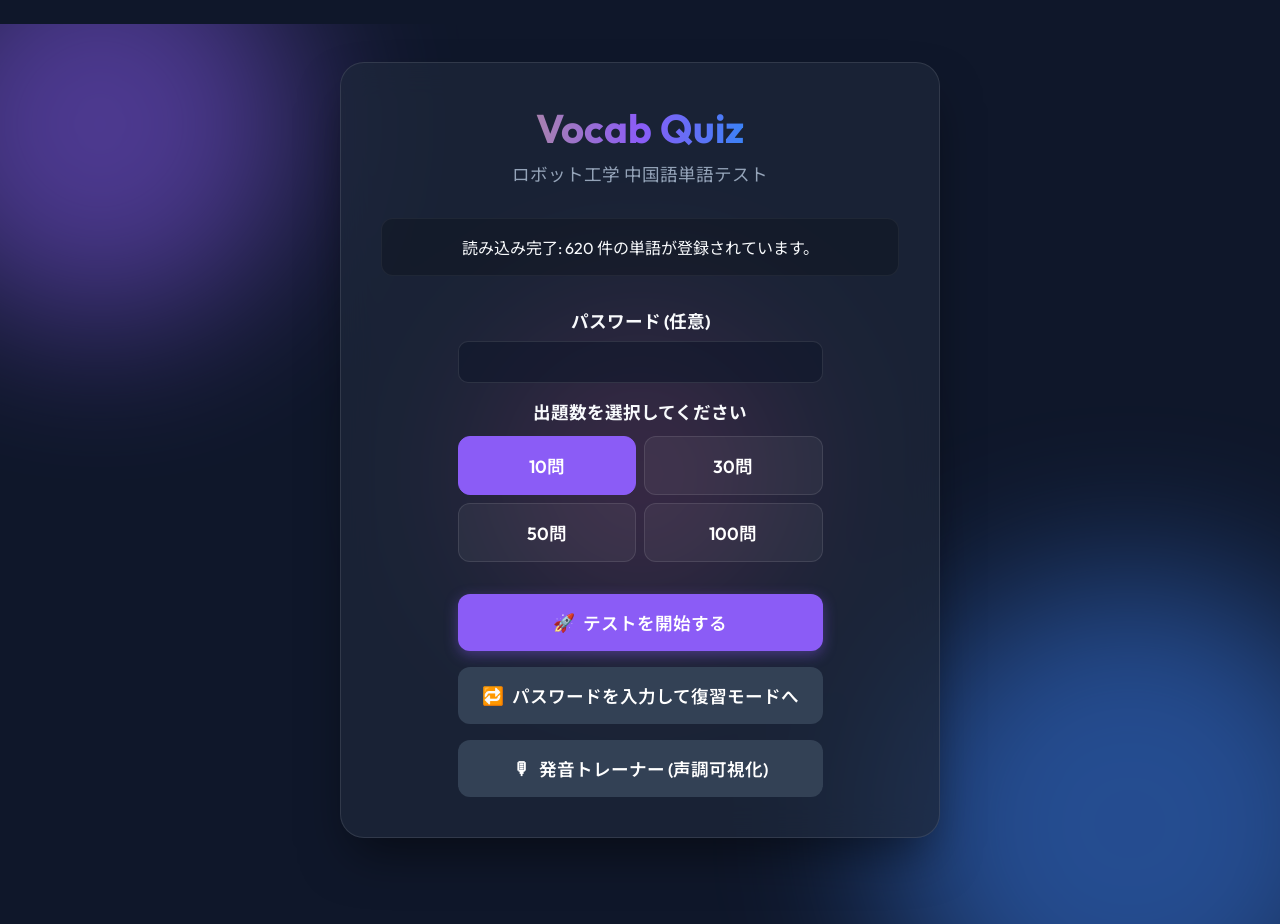
<file: docs/index.html>
<!DOCTYPE html>
<html lang="ja">
<head>
    <meta charset="UTF-8">
    <meta name="viewport" content="width=device-width, initial-scale=1.0">
    <title>Chinese Vocab Quiz</title>
    <link href="https://fonts.googleapis.com/css2?family=Outfit:wght@300;400;600;700&family=Noto+Sans+JP:wght@400;700&display=swap" rel="stylesheet">
    <link rel="stylesheet" href="style.css">
</head>
<body>
    <div class="background-orbs">
        <div class="orb orb-1"></div>
        <div class="orb orb-2"></div>
        <div class="orb orb-3"></div>
    </div>

    <div class="container glass-panel" id="main-container">
        
        <!-- Screen 1: Start Screen -->
        <div id="start-screen" class="screen active">
            <h1>Vocab Quiz</h1>
            <p class="subtitle">ロボット工学 中国語単語テスト</p>
            
            <div class="status-box">
                <p id="local-status">辞書データを読み込み中...</p>
            </div>
            
            <div id="setup-panel" class="hidden">
                <h3 style="margin-bottom: 8px; font-size: 1.1rem; text-align: center;">パスワード (任意)</h3>
                <input type="password" id="player-name" class="name-input" autocomplete="off" spellcheck="false" />

                <h3 style="margin: 16px 0 12px; font-size: 1.1rem; text-align: center;">出題数を選択してください</h3>
                <div class="choices-grid" style="grid-template-columns: 1fr 1fr; gap: 8px;">
                    <button class="choice-btn count-btn active-count" data-count="10">10問</button>
                    <button class="choice-btn count-btn" data-count="30">30問</button>
                    <button class="choice-btn count-btn" data-count="50">50問</button>
                    <button class="choice-btn count-btn" data-count="100">100問</button>
                </div>

                <div class="action-buttons margin-top">
                    <button id="btn-start" class="btn primary full-width">
                        <span class="icon">🚀</span> テストを開始する
                    </button>
                    <button id="btn-goto-review" class="btn secondary full-width">
                        <span class="icon">🔁</span> パスワードを入力して復習モードへ
                    </button>
                    <a href="pronounce.html" class="btn secondary full-width" style="display:flex;align-items:center;justify-content:center;gap:8px;text-decoration:none;">
                        <span class="icon">🎙</span> 発音トレーナー (声調可視化)
                    </a>
                </div>
            </div>
        </div>

        <!-- Screen 1b: Review Setup Screen -->
        <div id="review-screen" class="screen">
            <h1>復習モード</h1>
            <p class="subtitle">過去の履歴から出題します</p>

            <div class="status-box">
                <p id="review-status">履歴を取得しています...</p>
            </div>

            <div id="review-panel" class="hidden">
                <h3 style="margin-bottom: 12px; font-size: 1.1rem; text-align: center;">モードを選択</h3>
                <div class="choices-grid" style="grid-template-columns: 1fr 1fr; gap: 8px;">
                    <button class="choice-btn mode-btn active-count" data-mode="wrong">❌ 間違えた問題</button>
                    <button class="choice-btn mode-btn" data-mode="correct">✅ 正解した問題</button>
                </div>

                <h3 style="margin: 16px 0 12px; font-size: 1.1rem; text-align: center;">出題数を選択してください</h3>
                <div class="choices-grid" style="grid-template-columns: 1fr 1fr; gap: 8px;">
                    <button class="choice-btn review-count-btn active-count" data-count="10">10問</button>
                    <button class="choice-btn review-count-btn" data-count="30">30問</button>
                    <button class="choice-btn review-count-btn" data-count="50">50問</button>
                    <button class="choice-btn review-count-btn" data-count="100">100問</button>
                </div>

                <p id="review-pool-info" class="subtitle" style="margin-top: 16px; margin-bottom: 0; font-size: 0.95rem; text-align: center;"></p>
            </div>

            <div class="action-buttons margin-top">
                <button id="btn-review-start" class="btn primary full-width" disabled>
                    <span class="icon">🚀</span> 復習を開始する
                </button>
                <button id="btn-review-back" class="btn secondary full-width">ホームへ戻る</button>
            </div>
        </div>

        <!-- Screen 2: Quiz Screen -->
        <div id="quiz-screen" class="screen">
            <div class="quiz-header">
                <span id="question-counter">Question 1/10</span>
                <span id="score-display">Score: 0</span>
            </div>
            
            <div class="word-card">
                <h2 id="target-word">--</h2>
            </div>
            
            <div class="choices-grid" id="choices-container">
                <!-- Choices will be injected here -->
            </div>
            
            <div id="feedback-panel" class="feedback-panel hidden">
                <h3 id="feedback-title">Correct!</h3>
                <div class="feedback-details">
                    <p><strong>正解:</strong> <span id="feedback-meaning"></span></p>
                    <p><strong>ピンイン:</strong> <span id="feedback-pinyin"></span></p>
                    <p><strong>例文:</strong> <span id="feedback-context"></span></p>
                </div>
                <button id="btn-speak" class="btn speak-btn full-width">🔊 もう一度聞く</button>
                <button id="btn-next" class="btn primary full-width">Next Question</button>
            </div>
        </div>

        <!-- Screen 3: Results Screen -->
        <div id="results-screen" class="screen">
            <h1>Quiz Complete!</h1>
            <div class="score-circle">
                <span id="final-score">0</span><span class="total">/10</span>
            </div>
            <p id="result-message" class="result-message">よくできました！</p>
            
            <div id="log-status" class="log-status hidden"></div>

            <div class="action-buttons margin-top">
                <button id="btn-restart" class="btn primary">もう一度遊ぶ</button>
                <button id="btn-home" class="btn secondary">ホームへ戻る</button>
            </div>
        </div>

    </div>

    <script src="config.js"></script>
    <script src="script.js"></script>
</body>
</html>
</file>
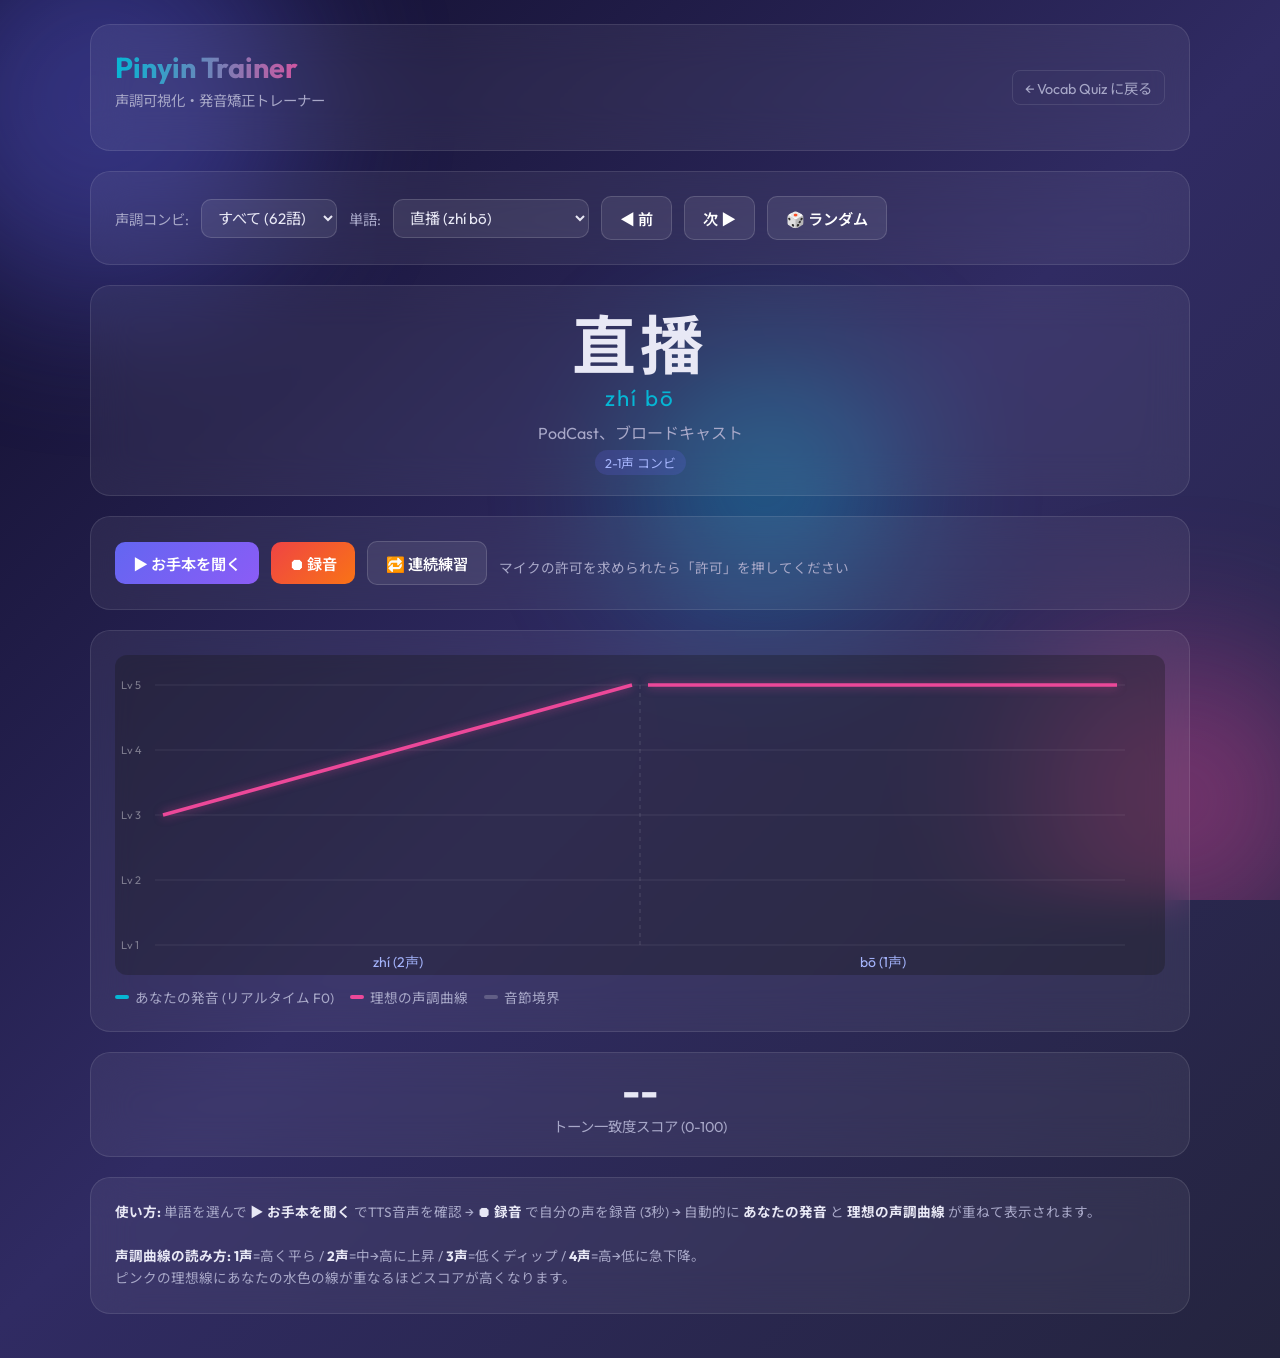
<file: docs/pronounce.html>
<!DOCTYPE html>
<html lang="ja">
<head>
<meta charset="UTF-8">
<meta name="viewport" content="width=device-width, initial-scale=1.0">
<title>Pinyin Trainer - 発音可視化</title>
<link href="https://fonts.googleapis.com/css2?family=Outfit:wght@300;400;600;700&family=Noto+Sans+JP:wght@400;700&family=Noto+Sans+SC:wght@400;700&display=swap" rel="stylesheet">
<style>
* { box-sizing: border-box; margin: 0; padding: 0; }
body {
  font-family: 'Outfit', 'Noto Sans JP', sans-serif;
  background: linear-gradient(135deg, #0f0c29 0%, #302b63 50%, #24243e 100%);
  color: #e8e8f5;
  min-height: 100vh;
  padding: 24px;
}
.background-orbs { position: fixed; inset: 0; overflow: hidden; z-index: 0; pointer-events: none; }
.orb { position: absolute; border-radius: 50%; filter: blur(80px); opacity: 0.4; }
.orb-1 { width: 400px; height: 400px; background: #6366f1; top: -100px; left: -100px; }
.orb-2 { width: 300px; height: 300px; background: #ec4899; bottom: -50px; right: -50px; }
.orb-3 { width: 250px; height: 250px; background: #06b6d4; top: 40%; left: 50%; }

.container {
  max-width: 1100px; margin: 0 auto; position: relative; z-index: 1;
}
.glass {
  background: rgba(255,255,255,0.06);
  backdrop-filter: blur(20px);
  border: 1px solid rgba(255,255,255,0.1);
  border-radius: 20px;
  padding: 24px;
  margin-bottom: 20px;
}
h1 {
  font-weight: 700; font-size: 1.8rem; margin-bottom: 4px;
  background: linear-gradient(90deg, #06b6d4, #ec4899);
  -webkit-background-clip: text; -webkit-text-fill-color: transparent;
}
.subtitle { color: #a8a8c8; font-size: 0.9rem; margin-bottom: 16px; }
.nav-bar { display: flex; justify-content: space-between; align-items: center; flex-wrap: wrap; gap: 12px; }
.nav-bar a { color: #a8a8c8; text-decoration: none; font-size: 0.9rem; padding: 6px 12px; border-radius: 8px; border: 1px solid rgba(255,255,255,0.1); }
.nav-bar a:hover { background: rgba(255,255,255,0.08); }

/* Word selector */
.controls { display: flex; flex-wrap: wrap; gap: 12px; align-items: center; }
select, button { font-family: inherit; }
select {
  background: rgba(255,255,255,0.08); color: #e8e8f5;
  border: 1px solid rgba(255,255,255,0.15); border-radius: 10px;
  padding: 8px 12px; font-size: 0.95rem; cursor: pointer;
}
select option { background: #1f1d3a; color: #e8e8f5; }
button {
  background: linear-gradient(135deg, #6366f1, #8b5cf6);
  color: white; border: none; padding: 10px 18px; border-radius: 10px;
  font-size: 0.95rem; font-weight: 600; cursor: pointer; transition: transform 0.1s;
}
button:hover:not(:disabled) { transform: translateY(-1px); }
button:disabled { opacity: 0.4; cursor: not-allowed; }
button.record { background: linear-gradient(135deg, #ef4444, #f97316); }
button.record.active { background: linear-gradient(135deg, #f97316, #ef4444); animation: pulse 1s ease-in-out infinite; }
@keyframes pulse { 0%,100% {transform: scale(1);} 50% {transform: scale(1.05);} }
button.secondary { background: rgba(255,255,255,0.08); border: 1px solid rgba(255,255,255,0.15); }

/* Word display */
.word-display { text-align: center; padding: 20px; }
.cn { font-family: 'Noto Sans SC', sans-serif; font-size: 4rem; font-weight: 700; letter-spacing: 4px; line-height: 1.1; }
.py { font-size: 1.4rem; color: #06b6d4; margin: 8px 0; letter-spacing: 2px; }
.meaning { font-size: 1rem; color: #a8a8c8; }
.combo-tag { display: inline-block; padding: 3px 10px; border-radius: 999px; background: rgba(99,102,241,0.2); color: #a5b4fc; font-size: 0.8rem; margin-top: 6px; }

/* Canvas */
.viz { position: relative; }
canvas { width: 100%; height: 320px; display: block; border-radius: 12px; background: rgba(0,0,0,0.3); }
.legend { display: flex; gap: 16px; margin-top: 12px; flex-wrap: wrap; font-size: 0.85rem; color: #a8a8c8; }
.legend-item { display: flex; align-items: center; gap: 6px; }
.legend-swatch { width: 14px; height: 4px; border-radius: 2px; }

/* Score */
.score-area { text-align: center; padding: 12px; }
.score-num { font-size: 2.5rem; font-weight: 700; }
.score-label { color: #a8a8c8; font-size: 0.9rem; }
.tone-scores { display: flex; gap: 8px; justify-content: center; margin-top: 8px; flex-wrap: wrap; }
.tone-score { padding: 4px 10px; border-radius: 8px; background: rgba(255,255,255,0.06); font-size: 0.85rem; }
.tone-score .v { font-weight: 700; }

.status { font-size: 0.85rem; color: #a8a8c8; margin-top: 8px; min-height: 1.2em; }
.help { font-size: 0.85rem; color: #a8a8c8; line-height: 1.6; }
.help b { color: #e8e8f5; }
</style>
</head>
<body>
<div class="background-orbs">
  <div class="orb orb-1"></div>
  <div class="orb orb-2"></div>
  <div class="orb orb-3"></div>
</div>

<div class="container">
  <div class="glass">
    <div class="nav-bar">
      <div>
        <h1>Pinyin Trainer</h1>
        <p class="subtitle">声調可視化・発音矯正トレーナー</p>
      </div>
      <a href="index.html">← Vocab Quiz に戻る</a>
    </div>
  </div>

  <div class="glass">
    <div class="controls">
      <label style="font-size:0.9rem; color:#a8a8c8;">声調コンビ:</label>
      <select id="combo-filter">
        <option value="ALL">すべて (62語)</option>
      </select>
      <label style="font-size:0.9rem; color:#a8a8c8;">単語:</label>
      <select id="word-select"></select>
      <button id="btn-prev" class="secondary">◀ 前</button>
      <button id="btn-next" class="secondary">次 ▶</button>
      <button id="btn-random" class="secondary">🎲 ランダム</button>
    </div>
  </div>

  <div class="glass word-display">
    <div class="cn" id="word-cn">--</div>
    <div class="py" id="word-py">--</div>
    <div class="meaning" id="word-meaning">--</div>
    <div class="combo-tag" id="word-combo">--</div>
  </div>

  <div class="glass">
    <div class="controls">
      <button id="btn-play">▶ お手本を聞く</button>
      <button id="btn-record" class="record">⏺ 録音</button>
      <button id="btn-loop" class="secondary">🔁 連続練習</button>
      <span class="status" id="status">マイクの許可を求められたら「許可」を押してください</span>
    </div>
  </div>

  <div class="glass viz">
    <canvas id="canvas" width="1000" height="320"></canvas>
    <div class="legend">
      <div class="legend-item"><span class="legend-swatch" style="background:#06b6d4"></span>あなたの発音 (リアルタイム F0)</div>
      <div class="legend-item"><span class="legend-swatch" style="background:#ec4899"></span>理想の声調曲線</div>
      <div class="legend-item"><span class="legend-swatch" style="background:rgba(255,255,255,0.2)"></span>音節境界</div>
    </div>
  </div>

  <div class="glass score-area">
    <div class="score-num" id="score">--</div>
    <div class="score-label">トーン一致度スコア (0-100)</div>
    <div class="tone-scores" id="tone-scores"></div>
  </div>

  <div class="glass">
    <p class="help">
      <b>使い方:</b> 単語を選んで <b>▶ お手本を聞く</b> でTTS音声を確認 → <b>⏺ 録音</b> で自分の声を録音 (3秒) → 自動的に <b>あなたの発音</b> と <b>理想の声調曲線</b> が重ねて表示されます。<br><br>
      <b>声調曲線の読み方:</b> <b>1声</b>=高く平ら / <b>2声</b>=中→高に上昇 / <b>3声</b>=低くディップ / <b>4声</b>=高→低に急下降。<br>
      ピンクの理想線にあなたの水色の線が重なるほどスコアが高くなります。
    </p>
  </div>
</div>

<script src="pronounce.js"></script>
</body>
</html>
</file>
<file: docs/style.css>
:root {
    --bg-color: #0f172a;
    --text-main: #f8fafc;
    --text-muted: #94a3b8;
    --primary: #8b5cf6;
    --primary-hover: #7c3aed;
    --secondary: #334155;
    --secondary-hover: #475569;
    --success: #10b981;
    --error: #ef4444;
    --glass-bg: rgba(30, 41, 59, 0.7);
    --glass-border: rgba(255, 255, 255, 0.1);
}

* {
    margin: 0;
    padding: 0;
    box-sizing: border-box;
}

body {
    font-family: 'Outfit', 'Noto Sans JP', sans-serif;
    color: var(--text-main);
    background-color: var(--bg-color);
    min-height: 100vh;
    display: flex;
    justify-content: center;
    /* Align to top so tall content (e.g. long feedback) can be scrolled to reveal the Next button.
       Short content (start screen) keeps visual balance via padding below. */
    align-items: flex-start;
    overflow-x: hidden;
    overflow-y: auto;
    padding: 24px 0;
    position: relative;
}

/* Background animated orbs */
.background-orbs {
    position: absolute;
    width: 100vw;
    height: 100vh;
    overflow: hidden;
    z-index: -1;
}

.orb {
    position: absolute;
    border-radius: 50%;
    filter: blur(80px);
    opacity: 0.5;
    animation: float 20s infinite ease-in-out alternate;
}

.orb-1 {
    width: 400px;
    height: 400px;
    background: #8b5cf6;
    top: -100px;
    left: -100px;
}

.orb-2 {
    width: 500px;
    height: 500px;
    background: #3b82f6;
    bottom: -150px;
    right: -100px;
    animation-delay: -5s;
}

.orb-3 {
    width: 300px;
    height: 300px;
    background: #ec4899;
    top: 50%;
    left: 50%;
    transform: translate(-50%, -50%);
    animation-delay: -10s;
}

@keyframes float {
    0% { transform: translate(0, 0) scale(1); }
    100% { transform: translate(50px, 50px) scale(1.1); }
}

/* Glassmorphism Container */
.glass-panel {
    background: var(--glass-bg);
    backdrop-filter: blur(16px);
    -webkit-backdrop-filter: blur(16px);
    border: 1px solid var(--glass-border);
    border-radius: 24px;
    padding: 40px;
    width: 90%;
    max-width: 600px;
    box-shadow: 0 25px 50px -12px rgba(0, 0, 0, 0.5);
    position: relative;
    /* Do NOT clip content vertically — long feedback text needs to be reachable via page scroll. */
    overflow: visible;
    min-height: 400px;
    margin: auto 0;
}

/* Screens */
.screen {
    display: none;
    flex-direction: column;
    align-items: center;
    justify-content: center;
    width: 100%;
    animation: fadeIn 0.4s ease-out forwards;
}

.screen.active {
    display: flex;
}

@keyframes fadeIn {
    from { opacity: 0; transform: translateY(10px); }
    to { opacity: 1; transform: translateY(0); }
}

/* Typography */
h1 {
    font-size: 2.5rem;
    font-weight: 700;
    margin-bottom: 8px;
    background: linear-gradient(to right, #a881af, #8b5cf6, #3b82f6);
    background-clip: text;
    -webkit-background-clip: text;
    -webkit-text-fill-color: transparent;
    text-align: center;
}

h2 {
    font-size: 2rem;
    font-weight: 600;
    margin-bottom: 16px;
    text-align: center;
}

.subtitle {
    font-size: 1.1rem;
    color: var(--text-muted);
    margin-bottom: 32px;
}

/* Specific UI Elements */
.status-box {
    background: rgba(0, 0, 0, 0.2);
    border-radius: 12px;
    padding: 16px 24px;
    margin-bottom: 32px;
    width: 100%;
    text-align: center;
    border: 1px solid rgba(255,255,255,0.05);
}

.action-buttons {
    display: flex;
    flex-direction: column;
    gap: 16px;
    width: 100%;
}

.margin-top {
    margin-top: 32px;
}

.btn {
    padding: 16px 24px;
    border-radius: 12px;
    border: none;
    font-size: 1.1rem;
    font-weight: 600;
    cursor: pointer;
    transition: all 0.2s ease;
    display: flex;
    align-items: center;
    justify-content: center;
    gap: 8px;
    font-family: inherit;
    color: white;
}

.btn:disabled {
    opacity: 0.5;
    cursor: not-allowed;
    transform: none !important;
}

.btn.primary {
    background: var(--primary);
    box-shadow: 0 4px 14px 0 rgba(139, 92, 246, 0.39);
}

.btn.primary:not(:disabled):hover {
    background: var(--primary-hover);
    transform: translateY(-2px);
}

.btn.secondary {
    background: var(--secondary);
}

.btn.secondary:not(:disabled):hover {
    background: var(--secondary-hover);
    transform: translateY(-2px);
}

.full-width {
    width: 100%;
}

/* Spinner */
.spinner {
    width: 48px;
    height: 48px;
    border: 4px solid rgba(255,255,255,0.1);
    border-top-color: var(--primary);
    border-radius: 50%;
    animation: spin 1s infinite linear;
    margin-bottom: 24px;
}

@keyframes spin {
    100% { transform: rotate(360deg); }
}

/* Quiz UI */
.quiz-header {
    display: flex;
    justify-content: space-between;
    width: 100%;
    margin-bottom: 24px;
    color: var(--text-muted);
    font-weight: 600;
}

.word-card {
    background: rgba(255,255,255,0.03);
    border: 1px solid rgba(255,255,255,0.05);
    border-radius: 16px;
    padding: 32px;
    margin-bottom: 24px;
    width: 100%;
    text-align: center;
}

.word-card h2 {
    font-size: 3.5rem;
    margin: 0;
    font-weight: 700;
    letter-spacing: 2px;
}

.choices-grid {
    display: grid;
    grid-template-columns: 1fr;
    gap: 12px;
    width: 100%;
}

.choice-btn {
    background: rgba(255,255,255,0.05);
    border: 1px solid rgba(255,255,255,0.1);
    border-radius: 12px;
    padding: 16px;
    font-size: 1.1rem;
    color: white;
    cursor: pointer;
    transition: all 0.2s ease;
    text-align: left;
    font-family: inherit;
}

.choice-btn:hover:not(:disabled) {
    background: rgba(255,255,255,0.1);
    transform: translateX(4px);
}

.choice-btn.correct {
    background: rgba(16, 185, 129, 0.2);
    border-color: var(--success);
    color: var(--success);
}

.choice-btn.incorrect {
    background: rgba(239, 68, 68, 0.2);
    border-color: var(--error);
    color: var(--error);
}

.choice-btn:disabled {
    cursor: default;
}

.count-btn {
    text-align: center;
    font-weight: 600;
}

.count-btn.active-count,
.mode-btn.active-count,
.review-count-btn.active-count {
    background: var(--primary);
    border-color: var(--primary);
    color: white;
}

.mode-btn,
.review-count-btn {
    text-align: center;
    font-weight: 600;
}

/* Feedback panel */
.feedback-panel {
    margin-top: 24px;
    padding: 20px;
    border-radius: 12px;
    width: 100%;
    animation: fadeIn 0.3s forwards;
}

.feedback-panel.correct-bg {
    background: rgba(16, 185, 129, 0.1);
    border: 1px solid rgba(16, 185, 129, 0.2);
}

.feedback-panel.incorrect-bg {
    background: rgba(239, 68, 68, 0.1);
    border: 1px solid rgba(239, 68, 68, 0.2);
}

.feedback-panel h3 {
    margin-bottom: 12px;
    font-size: 1.4rem;
}

.correct-bg h3 { color: var(--success); }
.incorrect-bg h3 { color: var(--error); }

.feedback-details p {
    margin-bottom: 8px;
    line-height: 1.5;
    color: var(--text-main);
}
.feedback-details strong { color: var(--text-muted); }

/* Cap the example text so a very long 例文 cannot push the Next button off-screen.
   The text itself scrolls inside its own box if it exceeds the limit. */
#feedback-context {
    display: block;
    max-height: 8em;
    overflow-y: auto;
    line-height: 1.5;
    padding-right: 4px;
}

/* Speak (pronunciation) button */
.speak-btn {
    background: rgba(59, 130, 246, 0.15);
    border: 1px solid rgba(59, 130, 246, 0.3);
    color: #60a5fa;
    font-size: 1rem;
    margin-bottom: 8px;
}

.speak-btn:hover {
    background: rgba(59, 130, 246, 0.25);
    transform: translateY(-2px);
}

.hidden { display: none !important; }

/* Score */
.score-circle {
    width: 150px;
    height: 150px;
    border-radius: 50%;
    background: conic-gradient(var(--primary) 100%, rgba(255,255,255,0.1) 0);
    display: flex;
    justify-content: center;
    align-items: center;
    font-size: 3.5rem;
    font-weight: 700;
    margin: 24px 0;
    position: relative;
}

.score-circle::before {
    content: '';
    position: absolute;
    width: 130px;
    height: 130px;
    background: var(--bg-color);
    border-radius: 50%;
    z-index: 1;
}

.score-circle span {
    position: relative;
    z-index: 2;
}

.score-circle .total {
    font-size: 1.5rem;
    color: var(--text-muted);
    margin-top: 15px;
}

.result-message {
    font-size: 1.5rem;
    font-weight: 600;
}

/* Name input on start screen */
.name-input {
    width: 100%;
    padding: 10px 14px;
    border-radius: 10px;
    border: 1px solid var(--glass-border);
    background: rgba(15, 23, 42, 0.6);
    color: var(--text-main);
    font-family: inherit;
    font-size: 1rem;
    outline: none;
    transition: border-color 0.2s ease, box-shadow 0.2s ease;
}

.name-input:focus {
    border-color: var(--primary);
    box-shadow: 0 0 0 2px rgba(139, 92, 246, 0.25);
}

.name-input::placeholder {
    color: var(--text-muted);
}

/* Result-screen log status indicator */
.log-status {
    margin-top: 16px;
    font-size: 0.9rem;
    color: var(--text-muted);
    text-align: center;
    min-height: 1.2em;
}

.log-status.success {
    color: var(--success);
}

.log-status.error {
    color: var(--error);
}
</file>
